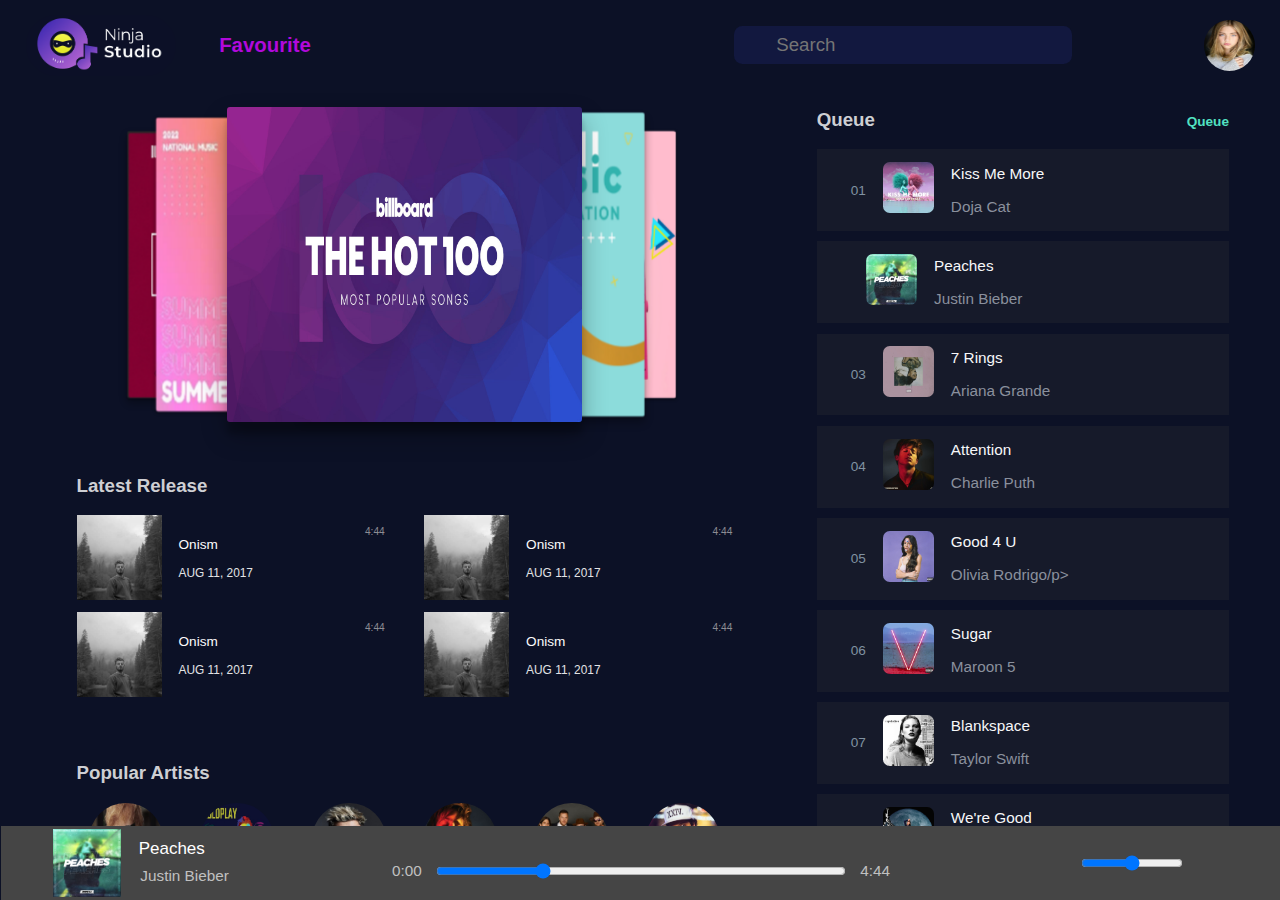
<file: index.html>
<!-- The Following code is written by Anurag Ranjan (https://github.com/xyrocodes) -->

<!DOCTYPE html>
<html>

<head>
    <title>Music Player</title>
    <meta content="" name="Ninja Studio's Music Player is a modern, classic and easy to use Web Music Player with interactive UI" />
    <meta name="description" content="Ninja Studio's Music Player is a modern, classic and easy to use Web Music Player with interactive UI" />
    <meta name="keywords" content="Ninja, Studio, NinjaStudio, Music, Player" />
	
    <meta property="og:title" content="Ninja Studio - Music Player" />
    <meta property="og:description" content="Ninja Studio's Music Player is a modern, classic and easy to use Web Music Player with interactive UI" />
    <meta property="og:locale" content="en_IN" />
    <meta
      property="og:image"
      content="/logo.png"
    />
	
    <meta name="twitter:title" content="Ninja Studio - Music Player" />
    <meta name="twitter:description" content="Ninja Studio's Music Player is a modern, classic and easy to use Web Music Player with interactive UI" />
    <meta
      name="twitter:image"
      content="/logo.png"
    />

    <meta charset="UTF-8">


    <!-- set viewport meta property -->

    <meta name="viewport" content="Width=device-width, initial-scale=1.0">


    <!-- linking the css file -->

    <link rel="stylesheet" href="assets/css/style.css">


    <!-- imported the font-awesome tag to use their icons -->
    
    <link rel="stylesheet" href="https://use.fontawesome.com/releases/v5.15.3/css/all.css" integrity="sha384-SZXxX4whJ79/gErwcOYf+zWLeJdY/qpuqC4cAa9rOGUstPomtqpuNWT9wdPEn2fk" crossorigin="anonymous">
</head>


<body>
    <div class="main-container">
        <header class="header">
            <div class="logo">
                <img src="logo.png" />
                <p class="fav"><a class="fav-link" href="index2.html" target="_blank">Favourite</a></p>
            </div>
            <div class="searchbox-container">
                <div class="search-box">
                    <i class="fas fa-search"></i>
                    <input type="text" placeholder="Search" />
                    <i class="fas fa-microphone"></i>
                </div>
                <i class="fas bell fa-bell"></i>
                <img class="profile-photo" src="assets/images/profilepic.jpg" />
            </div>
        </header>

        <div class="for-responsiveness">
            <main>
                <div class="carousel">
                <div id="slider">
                    <input type="radio" name="slider" id="s1" checked>
                    <input type="radio" name="slider" id="s2">
                    <input type="radio" name="slider" id="s3">
                    <input type="radio" name="slider" id="s4">
                    <input type="radio" name="slider" id="s5">
            
                    <label for="s1" id="slide1"><img src="assets/carousel/img1.jpg" alt=""></label>
                    <label for="s2" id="slide2"><img src="assets/carousel/img2.jpg" alt=""></label>
                    <label for="s3" id="slide3"><img src="assets/carousel/img3.jpg" alt=""></label>
                    <label for="s4" id="slide4"><img src="assets/carousel/img4.webp" alt=""></label>
                    <label for="s5" id="slide5"><img src="assets/carousel/img5.png" alt=""></label>
                </div>
            </div>

                <div id="queue-1" class="queue-container">
                    <div class="queue-header">
                        <p>Queue</p>
                        <div class="queue-btn-container">

                            <!-- here label is acting as a button for dropdown effect -->
                            <label for="mycheckbox">Queue <span><i class="fas fa-angle-down"></i></span></label>
                            <input type="checkbox" id="mycheckbox">
                            <div class="queue-btn-dropdown">
                                <a href="">Playlists</a>
                                <hr>
                                <a href="">Favourite Songs</a>
                            </div>
                        </div>
                    </div>

                    <div class="queue-elements-container">
                        <div class="queue-element">
                            <div class="song-image-container">
                                <p class="queue-number">01</p>
                                <div class="image-container">
                                    <img class="queue-song-img" src="assets/queue/kissmemore.jpg" />
                                    <i class="fas play-btn fa-play"></i>
                                </div>
                                <div class="song-and-artist-container">
                                    <p class="queue-song-name">Kiss Me More</p>
                                    <p class="queue-artist-name">Doja Cat</p>
                                </div>
                            </div>

                            <span class="nav-link">
                                <button><i class="far wishlist-icon fa-heart"></i></button>
                            </span>
                        </div>
                        <div class="queue-element">
                            <div class="song-image-container">
                                <i class="fas currently-on-song fa-stream"></i>

                                
                                <!-- <img src="assets/css/Free_Download_Cool_Audio_Reacting_Spectrum_After_Effects_CC.mp4"> -->

                                <div class="image-container">

                                    <img class="queue-song-img" src="assets/queue/peaches.jpg" />
                                
                                    <i class="fas play-btn fa-play"></i>
                                </div>
                                <div class="song-and-artist-container">
                                    <p class="queue-song-name">Peaches</p>
                                    <p class="queue-artist-name">Justin Bieber</p>
                                </div>
                            </div>

                            <span class="nav-link">
                                <button><i class="far wishlist-icon fa-heart"></i></button>
                            </span>
                        </div>
                        <div class="queue-element">
                            <div class="song-image-container">
                                <p class="queue-number">03</p>
                                <div class="image-container">
                                    <img class="queue-song-img" src="assets/queue/7rings.jpg" />
                                    <i class="fas play-btn fa-play"></i>
                                </div>
                                <div class="song-and-artist-container">
                                    <p class="queue-song-name">7 Rings</p>
                                    <p class="queue-artist-name">Ariana Grande</p>
                                </div>
                            </div>

                            <span class="nav-link">
                                <button><i class="far wishlist-icon fa-heart"></i></button>
                            </span>
                        </div>
                        <div class="queue-element">
                            <div class="song-image-container">
                                <p class="queue-number">04</p>
                                <div class="image-container">
                                    <img class="queue-song-img" src="assets/queue/attention.jpg" />
                                    <i class="fas play-btn fa-play"></i>
                                </div>
                                <div class="song-and-artist-container">
                                    <p class="queue-song-name">Attention</p>
                                    <p class="queue-artist-name">Charlie Puth</p>
                                </div>
                            </div>

                            <span class="nav-link">
                                <button><i class="far wishlist-icon fa-heart"></i></button>
                            </span>
                        </div>
                        <div class="queue-element">
                            <div class="song-image-container">
                                <p class="queue-number">05</p>
                                <div class="image-container">
                                    <img class="queue-song-img" src="assets/queue/good4u.jpg" />
                                    <i class="fas play-btn fa-play"></i>
                                </div>
                                <div class="song-and-artist-container">
                                    <p class="queue-song-name">Good 4 U</p>
                                    <p class="queue-artist-name">Olivia Rodrigo/p>
                                </div>
                            </div>

                            <span class="nav-link">
                                <button><i class="far wishlist-icon fa-heart"></i></button>
                            </span>
                        </div>
                        <div class="queue-element">
                            <div class="song-image-container">
                                <p class="queue-number">06</p>
                                <div class="image-container">
                                    <img class="queue-song-img" src="assets/queue/sugar.jpg" />
                                    <i class="fas play-btn fa-play"></i>
                                </div>
                                <div class="song-and-artist-container">
                                    <p class="queue-song-name">Sugar</p>
                                    <p class="queue-artist-name">Maroon 5</p>
                                </div>
                            </div>

                            <span class="nav-link">
                                <button><i class="far wishlist-icon fa-heart"></i></button>
                            </span>
                        </div>
                        <div class="queue-element">
                            <div class="song-image-container">
                                <p class="queue-number">07</p>
                                <div class="image-container">
                                    <img class="queue-song-img" src="assets/queue/taylorswift.jpg" />
                                    <i class="fas play-btn fa-play"></i>
                                </div>
                                <div class="song-and-artist-container">
                                    <p class="queue-song-name">Blankspace</p>
                                    <p class="queue-artist-name">Taylor Swift</p>
                                </div>
                            </div>

                            <span class="nav-link">
                                <button><i class="far wishlist-icon fa-heart"></i></button>
                            </span>
                        </div>
                        <div class="queue-element">
                            <div class="song-image-container">
                                <p class="queue-number">08</p>
                                <div class="image-container">
                                    <img class="queue-song-img" src="assets/queue/we'regood.jpg" />
                                    <i class="fas play-btn fa-play"></i>
                                </div>
                                <div class="song-and-artist-container">
                                    <p class="queue-song-name">We're Good</p>
                                    <p class="queue-artist-name">Dua Lipa</p>
                                </div>
                            </div>

                            <span class="nav-link">
                                <button><i class="far wishlist-icon fa-heart"></i></button>
                            </span>
                        </div>
                        <div class="queue-element">
                            <div class="song-image-container">
                                <p class="queue-number">09</p>
                                <div class="image-container">
                                    <img class="queue-song-img" src="assets/queue/shapeofyou.jpg" />
                                    <i class="fas play-btn fa-play"></i>
                                </div>
                                <div class="song-and-artist-container">
                                    <p class="queue-song-name">Shape Of You</p>
                                    <p class="queue-artist-name">Ed Sheeran</p>
                                </div>
                            </div>

                            <span class="nav-link">
                                <button><i class="far wishlist-icon fa-heart"></i></button>
                            </span>
                        </div>
                        <div class="queue-element">
                            <div class="song-image-container">
                                <p class="queue-number">10</p>
                                <div class="image-container">
                                    <img class="queue-song-img" src="assets/queue/cheapthrills.jpg" />
                                    <i class="fas play-btn fa-play"></i>
                                </div>
                                <div class="song-and-artist-container">
                                    <p class="queue-song-name">Cheap Thrills</p>
                                    <p class="queue-artist-name">Sia</p>
                                </div>
                            </div>

                            <span class="nav-link">
                                <button><i class="far wishlist-icon fa-heart"></i></button>
                            </span>
                        </div>
                        <div class="queue-element">
                            <div class="song-image-container">
                                <p class="queue-number">11</p>
                                <div class="image-container">
                                    <img class="queue-song-img" src="assets/queue/roar.jpg" />
                                    <i class="fas play-btn fa-play"></i>
                                </div>
                                <div class="song-and-artist-container">
                                    <p class="queue-song-name">Roar</p>
                                    <p class="queue-artist-name">Katy Perry</p>
                                </div>
                            </div>

                            <span class="nav-link">
                                <button><i class="far wishlist-icon fa-heart"></i></button>
                            </span>
                        </div>
                        <div class="queue-element">
                            <div class="song-image-container">
                                <p class="queue-number">12</p>
                                <div class="image-container">
                                    <img class="queue-song-img" src="assets/queue/starboy.jpg" />
                                    <i class="fas play-btn fa-play"></i>
                                </div>
                                <div class="song-and-artist-container">
                                    <p class="queue-song-name">Starboy</p>
                                    <p class="queue-artist-name">The Weeknd</p>
                                </div>
                            </div>

                            <span class="nav-link">
                                <button><i class="far wishlist-icon fa-heart"></i></button>
                            </span>
                        </div>
                    </div>
                </div>

                <div class="latest-release-container">
                    <div class="latest-release-header">
                        <p>Latest Release</p>
                    </div>
                    <div class="latest-release-cards-container">
                        <div class="latest-release-card">
                            <div class="song-name-and-img-container">
                                <div class="latest-release-img-container">
                                    <label for="play-btn-checkbox1"><i class="fas latest-release-play-btn fa-play play-1"></i><i class="latest-release-pause-btn fas fa-pause pause-1"></i></label>
                                </div>
                                <div>
                                    <p class="song-name">Onism</p>
                                    <p class="date">AUG 11, 2017</p>
                                </div>
                            </div>

                            <div class="latest-release-dropdown-container">
                                <label for="latest-release-checkbox1"><i class="fas more-details fa-ellipsis-h"></i></label>
                                <input type="checkbox" id="latest-release-checkbox1">
                                <div class="latest-release-dropdown">

                                    <div class="links-container">
                                        <i class="fas fa-play"></i>
                                        <a href="">Play Now</a>
                                    </div>

                                    <hr>

                                    <div class="links-container">
                                        <i class="fas fa-plus"></i>
                                        <a href="">Add To Queue</a>
                                    </div>

                                    <hr>

                                    <div class="links-container">
                                        <i class="fas fa-bars"></i>
                                        <a href="">Add To Favourites</a>
                                    </div>

                                    <hr>

                                    <div class="links-container">
                                        <i class="fas fa-exclamation-circle"></i>
                                        <a href=""><span></span>Get Info</a>
                                    </div>

                                </div>
                                <p class="time">4:44</p>
                            </div>

                        </div>
                        <div class="latest-release-card">
                            <div class="song-name-and-img-container">
                                <div class="latest-release-img-container">
                                    <label for="play-btn-checkbox2"><i class="fas latest-release-play-btn fa-play play-2"></i><i class="latest-release-pause-btn fas fa-pause pause-2"></i></label>
                                </div>
                                <div>
                                    <p class="song-name">Onism</p>
                                    <p class="date">AUG 11, 2017</p>
                                </div>
                            </div>

                            <div class="latest-release-dropdown-container">
                                <label for="latest-release-checkbox2"><i class="fas more-details fa-ellipsis-h"></i></label>
                                <input type="checkbox" id="latest-release-checkbox2">
                                <div class="latest-release-dropdown">

                                    <div class="links-container">
                                        <i class="fas fa-play"></i>
                                        <a href="">Play Now</a>
                                    </div>

                                    <hr>

                                    <div class="links-container">
                                        <i class="fas fa-plus"></i>
                                        <a href="">Add To Queue</a>
                                    </div>

                                    <hr>

                                    <div class="links-container">
                                        <i class="fas fa-bars"></i>
                                        <a href="">Add To Favourites</a>
                                    </div>

                                    <hr>

                                    <div class="links-container">
                                        <i class="fas fa-exclamation-circle"></i>
                                        <a href=""><span></span>Get Info</a>
                                    </div>

                                </div>
                                <p class="time">4:44</p>
                            </div>

                        </div>
                    </div>
                    <div class="latest-release-cards-container">
                        <div class="latest-release-card">
                            <div class="song-name-and-img-container">
                                <div class="latest-release-img-container">
                                    <label for="play-btn-checkbox3"><i class="fas latest-release-play-btn fa-play play-3"></i><i class="latest-release-pause-btn fas fa-pause pause-3"></i></label>
                                </div>
                                <div>
                                    <p class="song-name">Onism</p>
                                    <p class="date">AUG 11, 2017</p>
                                </div>
                            </div>

                            <div class="latest-release-dropdown-container">
                                <label for="latest-release-checkbox3"><i class="fas more-details fa-ellipsis-h"></i></label>
                                <input type="checkbox" id="latest-release-checkbox3">
                                <div class="latest-release-dropdown">

                                    <div class="links-container">
                                        <i class="fas fa-play"></i>
                                        <a href="">Play Now</a>
                                    </div>

                                    <hr>

                                    <div class="links-container">
                                        <i class="fas fa-plus"></i>
                                        <a href="">Add To Queue</a>
                                    </div>

                                    <hr>

                                    <div class="links-container">
                                        <i class="fas fa-bars"></i>
                                        <a href="">Add To Favourites</a>
                                    </div>

                                    <hr>

                                    <div class="links-container">
                                        <i class="fas fa-exclamation-circle"></i>
                                        <a href=""><span></span>Get Info</a>
                                    </div>

                                </div>
                                <p class="time">4:44</p>
                            </div>

                        </div>
                        <div class="latest-release-card">
                            <div class="song-name-and-img-container">
                                <div class="latest-release-img-container">
                                    <label for="play-btn-checkbox4"><i class="fas latest-release-play-btn fa-play play-4"></i><i class="latest-release-pause-btn fas fa-pause pause-4"></i></label>
                                </div>
                                <div>
                                    <p class="song-name">Onism</p>
                                    <p class="date">AUG 11, 2017</p>
                                </div>
                            </div>

                            <div class="latest-release-dropdown-container">
                                <label for="latest-release-checkbox4"><i class="fas more-details fa-ellipsis-h"></i></label>
                                <input type="checkbox" id="latest-release-checkbox4">
                                <div class="latest-release-dropdown">

                                    <div class="links-container">
                                        <i class="fas fa-play"></i>
                                        <a href="">Play Now</a>
                                    </div>

                                    <hr>

                                    <div class="links-container">
                                        <i class="fas fa-plus"></i>
                                        <a href="">Add To Queue</a>
                                    </div>

                                    <hr>

                                    <div class="links-container">
                                        <i class="fas fa-bars"></i>
                                        <a href="">Add To Favourites</a>
                                    </div>

                                    <hr>

                                    <div class="links-container">
                                        <i class="fas fa-exclamation-circle"></i>
                                        <a href=""><span></span>Get Info</a>
                                    </div>

                                </div>
                                <p class="time">4:44</p>
                            </div>

                        </div>
                    </div>
                </div>

                <div class="popular-artists-container">
                    <div class="popular-artists-header">
                        <p>Popular Artists</p>
                    </div>
                    <div class="popular-artists-img-container">
                        <div class="popular-artists-1-container">
                            <div class="popular-artists-img1-container">
                                <div class="popular-artists">
                                    <a href="index2.html"><i class="fas popular-artists-play-btn fa-play"></i></a>
                                </div>
                            </div>

                            <p>Ed Sheeran</p>
                        </div>
                        <div class="popular-artists-1-container">
                            <div class="popular-artists-img1-container">
                                <div class="popular-artists popular-artists-2">
                                    <a href="index2.html"><i class="fas popular-artists-play-btn fa-play"></i></a>
                                </div>
                            </div>

                            <p>ColdPlay</p>
                        </div>
                        <div class="popular-artists-1-container">
                            <div class="popular-artists-img1-container">
                                <div class="popular-artists popular-artists-3">
                                    <a href="index2.html"><i class="fas popular-artists-play-btn fa-play"></i></a>
                                </div>
                            </div>

                            <p>Zayn</p>
                        </div>
                        <div class="popular-artists-1-container">
                            <div class="popular-artists-img1-container">
                                <div class="popular-artists popular-artists-4">
                                    <a href="index2.html"><i class="fas popular-artists-play-btn fa-play"></i></a>
                                </div>
                            </div>

                            <p>Charlie Puth</p>
                        </div>
                        <div class="popular-artists-1-container">
                            <div class="popular-artists-img1-container">
                                <div class="popular-artists popular-artists-5">
                                    <a href="index2.html"><i class="fas popular-artists-play-btn fa-play"></i></a>
                                </div>
                            </div>

                            <p>Imagine Dragon</p>
                        </div>
                        <div class="popular-artists-1-container">
                            <div class="popular-artists-img1-container">
                                <div class="popular-artists popular-artists-6">
                                    <a href="index2.html"><i class="fas popular-artists-play-btn fa-play"></i></a>
                                </div>
                            </div>

                            <p>Bruno Mars</p>
                        </div>
                    </div>
                </div>

                <div class="stations-container">
                    <div class="stations-logo-container">
                        <div class="stations-logo-img-container">

                        </div>
                    </div>

                    <div class="stations-img-container">
                        <div class="stations-img">
                            <!-- <div class="station-1"> -->
                            <div class="img-1">

                            </div>
                            <!-- <p>Love</p>
                  </div> -->
                        </div>
                        <p class="stations-para">Love</p>
                    </div>

                    <div class="stations-img-container">
                        <div class="stations-img">
                            <!-- <div class="station-1"> -->
                            <div class="img-1 img-2">

                            </div>
                            <!-- <p>Love</p>
                  </div> -->
                        </div>
                        <p class="stations-para">Retro</p>
                    </div>

                    <div class="stations-img-container">
                        <div class="stations-img">
                            <!-- <div class="station-1"> -->
                            <div class="img-1 img-3">

                            </div>
                            <!-- <p>Love</p>
              </div> -->
                        </div>
                        <p class="stations-para">Chill</p>
                    </div>

                    <div class="stations-img-container">
                        <div class="stations-img">
                            <!-- <div class="station-1"> -->
                            <div class="img-1 img-4">

                            </div>
                            <!-- <p>Love</p>
              </div> -->
                        </div>
                        <p class="stations-para">Workout</p>
                    </div>

                    <div class="stations-img-container">
                        <div class="stations-img">
                            <!-- <div class="station-1"> -->
                            <div class="img-1 img-5">

                            </div>
                            <!-- <p>Love</p> -->
                            <!-- </div> -->
                        </div>
                        <p class="stations-para">Rock</p>
                    </div>

                    <div class="stations-img-container">
                        <div class="stations-img">
                            <!-- <div class="station-1"> -->
                            <div class="img-1 img-6">

                            </div>
                            <!-- <p>Love</p>
              </div> -->
                        </div>
                        <p class="stations-para">Pop</p>
                    </div>
                </div>

                <div class="genre-container">
                    <div class="genre-img-container">
                        <p>Party</p>
                    </div>

                    <div class="genre-img-container genre-img-2">
                        <p>Electronic</p>
                    </div>

                    <div class="genre-img-container genre-img-3">
                        <p>Road Trip</p>
                    </div>
                </div>

                <div class="latest-english-container">
                    <div class="latest-english-header">
                        <p>Latest English</p>
                    </div>

                    <div class="latest-english-content">
                        <div class="latest-english-card-container">
                            <img src="songs/queue-04.jpg" />
                            <p>Onism</p>
                            <p>AUG 11, 2017</p>
                        </div>
                        <div class="latest-english-card-container">
                            <img src="songs/queue-05.jpg" />
                            <p>Onism</p>
                            <p>AUG 11, 2017</p>
                        </div>
                        <div class="latest-english-card-container">
                            <img src="songs/queue-02.jpg" />
                            <p>Onism</p>
                            <p>AUG 11, 2017</p>
                        </div>
                        <div class="latest-english-card-container">
                            <img src="songs/queue-03.png" />
                            <p>Onism</p>
                            <p>AUG 11, 2017</p>
                        </div>
                        <div class="latest-english-card-container">
                            <img src="songs/queue-04.jpg" />
                            <p>Onism</p>
                            <p>AUG 11, 2017</p>
                        </div>
                        <div class="latest-english-card-container">
                            <img src="songs/queue-03.png" />
                            <p>Onism</p>
                            <p>AUG 11, 2017</p>
                        </div>
                    </div>
                </div>
                <!-- Latest English Container -->
                <div class="latest-english-container">
                    <div class="latest-english-header">
                        <p>Latest Hindi</p>
                    </div>

                    <div class="latest-english-content">
                        <div class="latest-english-card-container">
                            <img src="songs/queue-04.jpg" />
                            <p>Onism</p>
                            <p>AUG 11, 2017</p>
                        </div>
                        <div class="latest-english-card-container">
                            <img src="songs/queue-05.jpg" />
                            <p>Onism</p>
                            <p>AUG 11, 2017</p>
                        </div>
                        <div class="latest-english-card-container">
                            <img src="songs/queue-02.jpg" />
                            <p>Onism</p>
                            <p>AUG 11, 2017</p>
                        </div>
                        <div class="latest-english-card-container">
                            <img src="songs/queue-03.png" />
                            <p>Onism</p>
                            <p>AUG 11, 2017</p>
                        </div>
                        <div class="latest-english-card-container">
                            <img src="songs/queue-04.jpg" />
                            <p>Onism</p>
                            <p>AUG 11, 2017</p>
                        </div>
                        <div class="latest-english-card-container">
                            <img src="songs/queue-03.png" />
                            <p>Onism</p>
                            <p>AUG 11, 2017</p>
                        </div>
                    </div>
                </div>
            </main>

            <div id="queue-2" class="queue-container">
                <div class="queue-header">
                    <p>Queue</p>
                    <div class="queue-btn-container">

                        <!-- here label is acting as a button for dropdown effect -->
                        <label for="mycheckbox">Queue <span><i class="fas fa-angle-down"></i></span></label>
                        <input type="checkbox" id="mycheckbox">
                        <div class="queue-btn-dropdown">
                            <a href="">Playlists</a>
                            <hr>
                            <a href="">Favourite Songs</a>
                        </div>
                    </div>
                </div>

                <div class="queue-elements-container">
                    <div class="queue-element">
                        <div class="song-image-container">
                            <p class="queue-number">01</p>
                            <div class="image-container">
                                <img class="queue-song-img" src="assets/queue/kissmemore.jpg" />
                                <i class="fas play-btn fa-play"></i>
                            </div>
                            <div class="song-and-artist-container">
                                <p class="queue-song-name">Kiss Me More</p>
                                <p class="queue-artist-name">Doja Cat</p>
                            </div>
                        </div>
                        <span class="nav-link">
                            <button><button><i class="far wishlist-icon fa-heart"></i></button></button>                        
                        </span>
                    </div>
                    <div class="queue-element">
                        <div class="song-image-container">
                            <i class="fas currently-on-song fa-stream"></i>
                            <div class="image-container">
                                
                                <img class="queue-song-img" src="assets/queue/peaches.jpg" />
                                <i class="fas play-btn fa-play"></i>
                            </div>
                            <div class="song-and-artist-container">
                                <p class="queue-song-name">Peaches</p>
                                <p class="queue-artist-name">Justin Bieber</p>
                            </div>
                        </div>
                        <span class="nav-link">
                            <button><i class="far wishlist-icon fa-heart"></i></button>
                        </span>
                    </div>
                    <div class="queue-element">
                        <div class="song-image-container">
                            <p class="queue-number">03</p>
                            <div class="image-container">
                                <img class="queue-song-img" src="assets/queue/7rings.jpg" />
                                <i class="fas play-btn fa-play"></i>
                            </div>
                            <div class="song-and-artist-container">
                                <p class="queue-song-name">7 Rings</p>
                                <p class="queue-artist-name">Ariana Grande</p>
                            </div>
                        </div>
                        <span class="nav-link">
                            <button><i class="far wishlist-icon fa-heart"></i></button>
                        </span>
                    </div>
                    <div class="queue-element">
                        <div class="song-image-container">
                            <p class="queue-number">04</p>
                            <div class="image-container">
                                <img class="queue-song-img" src="assets/queue/attention.jpg" />
                                <i class="fas play-btn fa-play"></i>
                            </div>
                            <div class="song-and-artist-container">
                                <p class="queue-song-name">Attention</p>
                                <p class="queue-artist-name">Charlie Puth</p>
                            </div>
                        </div>
                        <span class="nav-link">
                            <button><i class="far wishlist-icon fa-heart"></i></button>
                        </span>

                    </div>
                    <div class="queue-element">
                        <div class="song-image-container">
                            <p class="queue-number">05</p>
                            <div class="image-container">
                                <img class="queue-song-img" src="assets/queue/good4u.jpg" />
                                <i class="fas play-btn fa-play"></i>
                            </div>
                            <div class="song-and-artist-container">
                                <p class="queue-song-name">Good 4 U</p>
                                <p class="queue-artist-name">Olivia Rodrigo/p>
                            </div>
                        </div>
                        <span class="nav-link">
                            <button><i class="far wishlist-icon fa-heart"></i></button>
                        </span>
                    </div>
                    <div class="queue-element">
                        <div class="song-image-container">
                            <p class="queue-number">06</p>
                            <div class="image-container">
                                <img class="queue-song-img" src="assets/queue/sugar.jpg" />
                                <i class="fas play-btn fa-play"></i>
                            </div>
                            <div class="song-and-artist-container">
                                <p class="queue-song-name">Sugar</p>
                                <p class="queue-artist-name">Maroon 5</p>
                            </div>
                        </div>
                        <span class="nav-link">
                            <button><i class="far wishlist-icon fa-heart"></i></button>
                        </span>
                    </div>
                    <div class="queue-element">
                        <div class="song-image-container">
                            <p class="queue-number">07</p>
                            <div class="image-container">
                                <img class="queue-song-img" src="assets/queue/taylorswift.jpg" />
                                <i class="fas play-btn fa-play"></i>
                            </div>
                            <div class="song-and-artist-container">
                                <p class="queue-song-name">Blankspace</p>
                                <p class="queue-artist-name">Taylor Swift</p>
                            </div>
                        </div>
                        <span class="nav-link">
                            <button><i class="far wishlist-icon fa-heart"></i></button>
                        </span>
                    </div>
                    <div class="queue-element">
                        <div class="song-image-container">
                            <p class="queue-number">08</p>
                            <div class="image-container">
                                <img class="queue-song-img" src="assets/queue/we'regood.jpg" />
                                <i class="fas play-btn fa-play"></i>
                            </div>
                            <div class="song-and-artist-container">
                                <p class="queue-song-name">We're Good</p>
                                <p class="queue-artist-name">Dua Lipa</p>
                            </div>
                        </div>
                        <span class="nav-link">
                            <button><i class="far wishlist-icon fa-heart"></i></button>
                        </span>
                    </div>
                    <div class="queue-element">
                        <div class="song-image-container">
                            <p class="queue-number">09</p>
                            <div class="image-container">
                                <img class="queue-song-img" src="assets/queue/shapeofyou.jpg" />
                                <i class="fas play-btn fa-play"></i>
                            </div>
                            <div class="song-and-artist-container">
                                <p class="queue-song-name">Shape Of You</p>
                                <p class="queue-artist-name">Ed Sheeran</p>
                            </div>
                        </div>
                        <span class="nav-link">
                            <button><i class="far wishlist-icon fa-heart"></i></button>
                        </span>
                    </div>
                    <div class="queue-element">
                        <div class="song-image-container">
                            <p class="queue-number">10</p>
                            <div class="image-container">
                                <img class="queue-song-img" src="assets/queue/cheapthrills.jpg" />
                                <i class="fas play-btn fa-play"></i>
                            </div>
                            <div class="song-and-artist-container">
                                <p class="queue-song-name">Cheap Thrills</p>
                                <p class="queue-artist-name">Sia</p>
                            </div>
                        </div>
                        <span class="nav-link">
                            <button><i class="far wishlist-icon fa-heart"></i></button>
                        </span>
                    </div>
                    <div class="queue-element">
                        <div class="song-image-container">
                            <p class="queue-number">11</p>
                            <div class="image-container">
                                <img class="queue-song-img" src="assets/queue/roar.jpg" />
                                <i class="fas play-btn fa-play"></i>
                            </div>
                            <div class="song-and-artist-container">
                                <p class="queue-song-name">Roar</p>
                                <p class="queue-artist-name">Katy Perry</p>
                            </div>
                        </div>
                        <span class="nav-link">
                            <button><i class="far wishlist-icon fa-heart"></i></button>
                        </span>
                    </div>
                    <div class="queue-element">
                        <div class="song-image-container">
                            <p class="queue-number">12</p>
                            <div class="image-container">
                                <img class="queue-song-img" src="assets/queue/starboy.jpg" />
                                <i class="fas play-btn fa-play"></i>
                            </div>
                            <div class="song-and-artist-container">
                                <p class="queue-song-name">Starboy</p>
                                <p class="queue-artist-name">The Weeknd</p>
                            </div>
                        </div>
                        <span class="nav-link">
                            <button><i class="far wishlist-icon fa-heart"></i></button>
                        </span>
                    </div>
                </div>
            </div>
        <footer class="footer">
            <!-- Song Thumnail, Title, Singer -->
            <div id="footer-song-info">
                <div id="footer-song-image"></div>
                <div id="footer-song-name">
                    <span style="color:white">Peaches</span>
                    <span class="subtitle">Justin Bieber</span>
                </div>
                <div>
                    <span class="nav-link">
	                    <i class="far fa-heart subtitle"></i>
	                </span>
                    <span class="nav-link">
	                    <i class="fas fa-ban subtitle"></i>
	                </span>
                </div>
            </div>

            <!-- Contains Player Controls: Play, Pause, Next, Previous, Shuffle and Repeat with Slider -->
            <div id="player">

                <div id="player-control">
                    <div><i class="fas fa-random" style="color:white;"></i></div>
                    <div><i class="fas fa-step-backward" style="color:white;"></i></div>
                    <div><i class="far fa-pause-circle" style="font-size: 2rem; color:white;"></i></div>
                    <div><i class="fas fa-step-forward" style="color:white;"></i></div>
                    <div><i class="fas fa-redo" style="color:white;"></i></div>
                </div>

                <div id="player-slider-container">
                    <div class="subtitle">
                        0:00
                    </div>

                    <input type="range" min="0" max="100" value="25">

                    <div class="subtitle">
                        4:44
                    </div>
                </div>
            </div>

            <!-- Volume buttom, Expand button -->
            <div class="player-extras">
                <div>
                    <i class="fas fa-list-ul" style="color:white;"></i>
                </div>
                <div>
                    <i class="fas fa-laptop" style="color:white;"></i>
                </div>

                <div class="volume-container" style="color:white;">
                    <span><i class="fas fa-volume-up"></i></span>
                    <input type="range" min="0" max="100" value="50" class="slider" id="volume-slider">
                </div>
                <div><i class="fas fa-expand" style="color:white;"></i></div>
            </div>

        </footer>
    </div>
</body>

</html>
</file>
<file: assets/css/style.css>
/* The Following code is written by Anurag Ranjan (https://github.com/xyrocodes) */
/* set size of root element */

html {
    font-size: 7px;
}


/* set border-box style for all elements of webpage */

* {
    box-sizing: border-box;
    font-family: Arial, Helvetica, sans-serif;
}


/* set margin of body element as 0 (because there is some margin by default) */

body {
    margin: 0;
}

.main-container {
    height: 100vh;
    background-color: #0C1126;
    overflow-y: auto;
}


/* header */

.header {
    height: 10vh;
    padding: 1.5rem;
    display: flex;
    justify-content: space-between;
    align-items: center;
}

.logo {
    display: flex;
    justify-content: flex-start;
    align-items: center;
    width: 18%;
}

.logo img {
    width: auto;
    height: 61px;
    border-radius: 2.5rem;
    margin-right: 0.8rem;
    max-height: 6rem;
    max-width: 18rem;
}

.fav {
    color: #CECFD3;
    font-size: 1.2rem;
    font-weight: 600;
    margin-left: 30px;
}

@media screen and (min-width: 360px) and (max-width: 890px) {
    .fav {
        font-size: 1.5rem;
        font-weight: 600;
        margin-left: 3px;
    }
}

.fav-link {
    text-decoration: none; 
    color: rgb(177, 9, 219);
}


.fav-link:active {
    color: rgb(255, 0, 0);
}


.searchbox-container {
    display: flex;
    justify-content: flex-end;
    align-items: center;
    width: 55%;
}

.search-box {
    padding: 0.5rem;
    padding-left: 0.5rem;
    padding-right: 0.5rem;
    background-color: #12183F;
    border-radius: 0.5rem;
    display: flex;
    align-items: center;
    justify-content: space-between;
    width: 50%;
    margin-right: 4rem;
}

.search-box input {
    font-size: 1.1rem;
    padding: 0.6rem;
    padding-left: 0.1rem;
    background-color: transparent;
    width: 80%;
    height: 0.7rem;
    border: 0;
    margin-left: 0.3rem;
    margin-right: 0.3rem;
    color: white;
}

.search-box input:focus {
    outline: none;
}

.search-box i {
    color: white;
    /* font-size: 2rem; */
}

.profile-photo {
    width: 3rem;
    height: 3rem;
    border-radius: 1.5rem;
    margin-left: 0.8rem;
}

.bell {
    color: #E7E7E6;
    margin-right: 50px;
}


/* content */

main {
    display: flex;
    flex-direction: column;
    justify-content: flex-start;
    align-items: center;
    height: 90vh;
    overflow-y: auto;
    padding: 1.5rem;
    padding-top: 1rem;
    padding-bottom: 0rem;
}


.nav-link a{
    padding: 8px 8px 8px 32px;
    text-decoration: none;
    font-size: 13px;
    color: #fff;
    display: block;
    transition: 0.3s;
}
.nav-link .active{
    color:#1dd65f;
}


.nav-text{
    padding-left: 18px;
}

.nav-link button {
    background: none;
    border: 0px;
    padding: 0px;
    font-size: 17px;
    line-height: 1;
    outline: none;
}

.nav-link button:hover {
    cursor: pointer;
}

.nav-link button:focus i {
    color:#1dd65f;
    -webkit-animation: nextarrow 1s infinite;
    -moz-animation: nextarrow 1s infinite;
    -o-animation: nextarrow 1s infinite;
    animation: nextarrow 1s infinite;
}

.nav-link:hover a span{
    padding-left: 30px;
    transition: all 0.5s ease;
    color:#1dd65f;
}
.nav-link:hover i{
    color:#1dd65f;
    -webkit-animation: nextarrow 1s infinite;
    -moz-animation: nextarrow 1s infinite;
    -o-animation: nextarrow 1s infinite;
    animation: nextarrow 1s infinite;
}
@keyframes nextarrow {
    0% {
      transform: scale(1, 1);
    }
    50% {
      transform: scale(1.5, 1.5);
    }
    100% {
      transform: scale(1, 1);
    }
}


/* carousel */

.carousel{
        width: 100%;
        justify-content: center;
        align-items: center;
        margin-bottom: 2rem;
        display: flex;
    }
/* css of the 3d carousel */

#slider {
    float: left;
    position: static;
    width: 75%;
    height: 35vh;
    margin: 0px 150px;
    font-family: 'Helvetica Neue', sans-serif;
    perspective: 1400px;
    transform-style: preserve-3d;
    display: flex;
}

#slider label,
#slider label img {
  position: absolute;
  width: 100%;
  height: 100%;
  left: 0;
  top: 0;
  color: white;
  font-size: 70px;
  font-weight: bold;
  border-radius: 3px;
  cursor: pointer;
  display: flex;
  align-items: center;
  justify-content: center;
  transition: transform 400ms ease;
}

@media screen and (max-width: 600) {
    #slider label img {
        width: 100%;
    }
}

@media only screen and (min-device-width : 390px) and (max-device-width : 480px) {
    #slider label img {
        max-width: 100%;
    }
}

input[type=radio] {
    position: relative;
    top: 108%;
    left: 50%;
    width: 18px;
    height: 18px;
    margin: 0 15px 0 0;
    opacity: 0.4;
    transform: translateX(-83px);
    cursor: pointer;
    display: none;
  }
  
  
  input[type=radio]:nth-child(5) {
    margin-right: 0px;
  }
  
  input[type=radio]:checked {
    opacity: 1;
  }
  

  #s1:checked ~ #slide1,
  #s2:checked ~ #slide2,
   #s3:checked ~ #slide3,
    #s4:checked ~ #slide4,
     #s5:checked ~ #slide5 {
   box-shadow: 0 13px 26px rgba(0,0,0, 0.3), 0 12px 6px rgba(0,0,0, 0.2);
   transform: translate3d(0%, 0, 0px);
 }
 
 #s1:checked ~ #slide2,
  #s2:checked ~ #slide3,
   #s3:checked ~ #slide4,
    #s4:checked ~ #slide5,
     #s5:checked ~ #slide1 {
   box-shadow: 0 6px 10px rgba(0,0,0, 0.3), 0 2px 2px rgba(0,0,0, 0.2);
   transform: translate3d(20%, 0, -50px);
 }
 
 #s1:checked ~ #slide3,
  #s2:checked ~ #slide4,
   #s3:checked ~ #slide5,
    #s4:checked ~ #slide1,
     #s5:checked ~ #slide2 {
   box-shadow: 0 1px 4px rgba(0,0,0, 0.4);
   transform: translate3d(40%, 0, -250px);
 }
 
 #s1:checked ~ #slide5,
  #s2:checked ~ #slide1,
   #s3:checked ~ #slide2,
    #s4:checked ~ #slide3,
     #s5:checked ~ #slide4 {
   box-shadow: 0 6px 10px rgba(0,0,0, 0.3), 0 2px 2px rgba(0,0,0, 0.2);
   transform: translate3d(-42%, 0, -250px);
 }
 
 #s1:checked ~ #slide4,
  #s2:checked ~ #slide5,
   #s3:checked ~ #slide1,
    #s4:checked ~ #slide2,
     #s5:checked ~ #slide3 {
   box-shadow: 0 1px 4px rgba(0,0,0, 0.4);
   transform: translate3d(-25%, 0, -100px);
 }
 
/* queue */

.queue-container {
    width: 95%;
    margin-bottom: 2rem;
}

#queue-2 {
    display: none;
}

.queue-header {
    color: #CECFD3;
    font-size: 1.1rem;
    font-weight: 700;
    width: 100%;
    display: flex;
    justify-content: space-between;
    align-items: center;
}


/* implementing the dropdown(on queue button click) via checbox */


/* hide the checkbox */

.queue-header input {
    display: none;
}

.queue-header label {
    font-size: 0.8rem;
    color: #51E2C2;
}

.queue-btn-container {
    position: relative;
}


/* set position of dropdown absolute to the label to appear over other elements , set height 0 and overflow hidden add transition effect */

.queue-btn-dropdown {
    position: absolute;
    height: 0;
    overflow: hidden;
    top: 1.5rem;
    left: -4rem;
    background-color: white;
    text-align: center;
    transition: all 0.2s linear;
}

.queue-btn-dropdown a {
    text-decoration: none;
    font-size: 0.8rem;
    color: black;
}


/* on clicking the label dropdown will appear, make height non zero */

#mycheckbox:checked~div {
    height: 4.7rem;
    padding: 0.3rem;
}

#mycheckbox2:checked~div {
    height: 4.7rem;
    padding: 0.3rem;
}


/* queue elements */

.queue-elements-container {
    width: 100%;
    display: flex;
    flex-direction: column;
    justify-content: flex-start;
    align-items: center;
}

.queue-element {
    margin-bottom: 0.6rem;
    width: 100%;
    background-color: #1e222e98;
    display: flex;
    justify-content: space-between;
    align-items: center;
    padding-left: 2rem;
    padding-right: 2rem;
}

.song-image-container {
    display: flex;
    align-items: center;
    justify-content: flex-start;
}

.queue-number {
    font-size: 0.8rem;
    color: #8092A1;
    margin-right: 1rem;
}

.image-container {
    position: relative;
}

.queue-song-img {
    width: 3rem;
    border-radius: 0.4rem;
    margin-right: 1rem;
}

.queue-song-img~i {
    transition: all 0.2s ease-in-out;
}

.queue-song-img~i:hover {
    opacity: 0.9;
    height: 1rem;
}

.queue-song-img:hover~i {
    opacity: 0.9;
    height: 1rem;
}

.play-btn {
    position: absolute;
    height: 0;
    overflow: hidden;
    color: white;
    top: 1rem;
    left: 1rem;
}

.queue-song-name {
    font-size: 0.9rem;
    color: #F6F7F9;
}

.queue-artist-name {
    font-size: 0.9rem;
    color: #8A909D;
}

.wishlist-icon {
    color: #92A6B3;
}

.currently-on-song {
    color: #21B6D9;
    transform: rotate(-90deg);
    margin-right: 0.9rem;
}


/* latest-release */

.latest-release-container {
    width: 100%;
    margin-bottom: 2rem;
    display: flex;
    flex-direction: column;
    justify-content: flex-start;
}

.latest-release-header {
    width: 100%;
}

.latest-release-header p {
    color: #CECFD3;
    font-size: 1.1rem;
    font-weight: 700;
}

.latest-release-cards-container {
    width: 100%;
    display: flex;
    justify-content: space-between;
    align-items: center;
    margin-bottom: 0.7rem;
}

.latest-release-card {
    display: flex;
    align-items: flex-start;
    justify-content: space-between;
    width: 47%;
}

.song-name-and-img-container {
    display: flex;
    justify-content: flex-start;
    align-items: center;
}

.latest-release-img-container {
    background-image: url(../../songs/latest-release-onism.jpg);
    background-size: cover;
    height: 5rem;
    width: 5rem;
    margin-right: 1rem;
    position: relative;
}

.latest-release-play-btn {
    position: absolute;
    height: 0;
    overflow: hidden;
    color: white;
    top: 2rem;
    left: 2rem;
}

.latest-release-pause-btn {
    position: absolute;
    height: 0;
    overflow: hidden;
    color: white;
    top: 2rem;
    left: 2rem;
}

.latest-release-img-container:hover .latest-release-play-btn {
    height: 1rem;
}


/* on clicking the play btns , make its height 0 (display none) */

#play-btn-checkbox1:checked~.for-responsiveness>main>.latest-release-container div:nth-child(even) div:first-child>.song-name-and-img-container>.latest-release-img-container>label>i.play-1,
#play-btn-checkbox2:checked~.for-responsiveness>main>.latest-release-container div:nth-child(even) div:last-child>.song-name-and-img-container>.latest-release-img-container>label>i.play-2,
#play-btn-checkbox3:checked~.for-responsiveness>main>.latest-release-container div:last-child div:first-child>.song-name-and-img-container>.latest-release-img-container>label>i.play-3,
#play-btn-checkbox4:checked~.for-responsiveness>main>.latest-release-container div:last-child div:last-child>.song-name-and-img-container>.latest-release-img-container>label>i.play-4 {
    height: 0;
    overflow: hidden;
}


/* on clicking the play btns, make the height of pause btn non zero */

#play-btn-checkbox1:checked~.for-responsiveness>main>.latest-release-container div:nth-child(even) div:first-child>.song-name-and-img-container>.latest-release-img-container>label>i.pause-1,
#play-btn-checkbox2:checked~.for-responsiveness>main>.latest-release-container div:nth-child(even) div:last-child>.song-name-and-img-container>.latest-release-img-container>label>i.pause-2,
#play-btn-checkbox3:checked~.for-responsiveness>main>.latest-release-container div:last-child div:first-child>.song-name-and-img-container>.latest-release-img-container>label>i.pause-3,
#play-btn-checkbox4:checked~.for-responsiveness>main>.latest-release-container div:last-child div:last-child>.song-name-and-img-container>.latest-release-img-container>label>i.pause-4 {
    height: 1rem;
}


/* on clicking the play btns , make its height 0 (display none) */

.song-name {
    color: #FCFCFD;
    font-size: 0.8rem;
}

.date {
    color: #E2E3E5;
    font-size: 0.7rem;
}

.more-details {
    color: #93A9B2;
    font-size: 0.8rem;
}

.time {
    color: #8D8C93;
    font-size: 0.6rem;
}

.latest-release-dropdown-container {
    position: relative;
}

.latest-release-dropdown {
    position: absolute;
    z-index: 2;
    height: 0;
    overflow: hidden;
    top: 1rem;
    left: -6.9rem;
    background-color: white;
    text-align: center;
    transition: all 0.2s linear;
}

.latest-release-dropdown a {
    text-decoration: none;
    font-size: 0.8rem;
    color: black;
}

#latest-release-checkbox1,
#latest-release-checkbox2,
#latest-release-checkbox3,
#latest-release-checkbox4 {
    display: none;
}

#latest-release-checkbox1:checked~div,
#latest-release-checkbox2:checked~div,
#latest-release-checkbox3:checked~div,
#latest-release-checkbox4:checked~div {
    height: 8rem;
    width: 8.7rem;
    padding: 0.3rem;
}

.links-container {
    display: flex;
    justify-content: flex-start;
    align-items: center;
}

.links-container i {
    color: #8D89AD;
    margin-right: 0.7rem;
}


/* popular artists */

.popular-artists-container {
    width: 100%;
    margin-bottom: 2rem;
    display: flex;
    flex-direction: column;
    justify-content: flex-start;
}

.popular-artists-header {
    width: 100%;
}

.popular-artists-header p {
    color: #CECFD3;
    font-size: 1.1rem;
    font-weight: 700;
}

.popular-artists-img-container {
    width: 100%;
    display: flex;
    justify-content: space-between;
    align-items: flex-start;
    margin-bottom: 0.7rem;
}

.popular-artists-1-container {
    display: flex;
    flex-direction: column;
    justify-content: flex-start;
    align-items: center;
    text-align: center;
    width: 15%;
}

.popular-artists-1-container p {
    color: white;
    font-size: 0.8rem;
}

.popular-artists-img1-container {
    width: 75%;
    position: relative;
    overflow: hidden;
}

.popular-artists-img1-container:before {
    content: "";
    display: block;
    padding-top: 100%;
}

.popular-artists {
    position: absolute;
    padding-top: 42%;
    top: 0;
    left: 0;
    right: 0;
    bottom: 0;
    background-image: url(../../songs/ed-sheeran.jpg);
    background-position: center;
    background-size: 100% 100%;
    background-size: cover;
    border-radius: 4rem;
    transition: all 0.2s ease-in-out;
}

.popular-artists-2 {
    background-image: url(../../songs/cold-play.jpg) !important;
}

.popular-artists-3 {
    background-image: url(../../songs/zayn.jpg) !important;
}

.popular-artists-4 {
    background-image: url(../../songs/charlie-puth.jpg) !important;
}

.popular-artists-5 {
    background-image: url(../../songs/imagine-dragon.jpg) !important;
}

.popular-artists-6 {
    background-image: url(../../songs/bruno-mars.jpg) !important;
}

.popular-artists>a {
    position: static;
    height: 0;
    display: none;
    overflow: hidden;
    color: white;
}

.popular-artists:hover>a {
    height: 4rem;
    display: inline;
}

.popular-artists:hover {
    opacity: 0.7;
    color: white;
}


/* stations */

.stations-container {
    width: 100%;
    background-color: #101743;
    display: flex;
    align-items: center;
    justify-content: space-around;
    margin-bottom: 4rem;
}

.stations-logo-container {
    width: 18%;
    position: relative;
    overflow: hidden;
}

.stations-logo-container:before {
    content: "";
    display: block;
    padding-top: 100%;
}

.stations-logo-img-container {
    position: absolute;
    width: 100%;
    top: 0;
    left: 0;
    right: 0;
    bottom: 0;
    background-image: url(../images/stations-img.png);
    background-size: 100% 100%;
    background-repeat: no-repeat;
    background-position: center;
    background-size: contain;
}

.stations-img-container {
    width: 12%;
    position: relative;
}

.stations-img {
    width: 100%;
    overflow: hidden;
    position: relative;
}

.stations-img:before {
    content: "";
    display: block;
    padding-top: 100%;
}

.img-1 {
    filter: blur(1.1px);
    position: absolute;
    top: 0;
    left: 0;
    right: 0;
    bottom: 0;
    background-image: url(../images/love.jpg);
    background-position: center;
    background-size: 100% 100%;
    background-size: cover;
    border-radius: 4rem;
}

.img-2 {
    background-image: url(../images/retro.png) !important;
}

.img-3 {
    background-image: url(../images/chill.jpg) !important;
}

.img-4 {
    background-image: url(../images/workout.jpg) !important;
}

.img-5 {
    background-image: url(../images/rock.jpg) !important;
}

.img-6 {
    background-image: url(../images/pop.jpg) !important;
}

.stations-para {
    font-weight: bold;
    text-align: center;
    position: absolute;
    color: white;
    top: 50%;
    margin-top: -5px;
    left: 0;
    right: 0;
    margin-left: auto;
    margin-right: auto;
    font-size: 0.9rem;
}


/* genre */

.genre-container {
    width: 100%;
    margin-bottom: 2rem;
    display: flex;
    align-items: center;
    justify-content: space-between;
}

.genre-img-container {
    width: 32%;
    height: 9rem;
    background-image: url(../images/party.jpg);
    background-repeat: no-repeat;
    background-position: center;
    background-size: 100% 100%;
    position: relative;
    overflow: hidden;
    display: flex;
    flex-direction: column;
    justify-content: center;
    align-items: center;
    transition: all 0.3s ease-in-out;
}

.genre-img-container:hover {
    background-size: 120% 120%;
}

.genre-img-container p {
    color: #FAFAFB;
    text-align: center;
    font-size: 1.3rem;
    position: absolute;
    left: 0;
    right: 0;
    margin-left: auto;
    margin-right: auto;
}

.genre-img-2 {
    background-image: url("../images/electronic.jpg");
}

.genre-img-3 {
    background-image: url("../images/road-trip.jpg");
}


/* latest-english */

.latest-english-container {
    width: 100%;
    margin-bottom: 2rem;
    display: flex;
    flex-direction: column;
    justify-content: flex-start;
}

.latest-english-header {
    width: 100%;
}

.latest-english-header p {
    color: #CECFD3;
    font-size: 1.1rem;
    font-weight: 700;
}

.latest-english-content {
    width: 100%;
    display: flex;
    justify-content: space-between;
    align-items: flex-start;
    margin-bottom: 0.7rem;
}

.latest-english-card-container {
    width: 14%;
    display: flex;
    flex-direction: column;
    justify-content: flex-start;
    align-items: flex-start;
}

.latest-english-card-container img {
    width: 100%;
}

.latest-english-card-container p {
    color: #FFFEFE;
    font-size: 0.7rem;
}


/* footer (audio player controls)*/

footer {
    position: fixed;
    bottom: 0px;
    width: 100%;
    background-color: #454545;
    display: flex;
    flex-direction: row;
    align-items: center;
    justify-content: space-around;
    z-index: 5;
    padding-top: 0.2rem;
    padding-bottom: 0.2rem;
    height:74px;
    margin-left: -50px;
}

@media screen and (min-width: 360px) and (max-width: 890px) {
    .footer {
        margin-left: -0px;
    }
}

#footer-song-info {
    display: flex;
    flex-direction: row;
    align-items: center;
    height: 100%;
    width: 20%;
}

#footer-song-info>div {
    margin: 1vh;
}

#footer-song-image {
    height: 4rem;
    width: 4rem;
    margin: 1vh;
    background: url("../queue/peaches.jpg") center no-repeat;
    background-size: contain;
}

#footer-song-name {
    height: 6vh;
    display: flex;
    flex-direction: column;
    justify-content: space-around;
}

.subtitle {
    color: #C0C0C0;
    font-size: 0.9rem;
    margin: 0.1rem;
}


/*Player Controls*/


/* Pause, Next, Shuffle &other Icons and Slider Styling*/

#player {
    width: 40%;
    min-width: 200px;
    height: 80%;
    display: flex;
    flex-direction: column;
    justify-content: space-around;
    align-items: center;
}

#player>div {
    display: flex;
    justify-content: space-around;
    align-items: center;
}

#player-control {
    width: 50%;
}

#player-slider-container {
    width: 100%;
}

input[type="range"] {
    width: 80%;
}


/*Player Extras*/

.player-extras {
    display: flex;
    width: 20%;
    min-width: 115px;
    justify-content: space-around;
    align-items: center;
}

.volume-container {
    width: 50%;
    display: flex;
    justify-content: space-around;
    align-items: center;
}

#volume-slider {
    width: 80%;
}


/* hide scrollbar */


/* Hide scrollbar for Chrome, Safari and Opera */

main::-webkit-scrollbar {
    display: none;
}


/* Hide scrollbar for IE, Edge and Firefox */

main {
    -ms-overflow-style: none;
    /* IE and Edge */
    scrollbar-width: none;
    /* Firefox */
}


/* Hide scrollbar for Chrome, Safari and Opera */

#queue-2::-webkit-scrollbar {
    display: none;
}


/* Hide scrollbar for IE, Edge and Firefox */

#queue-2 {
    -ms-overflow-style: none;
    /* IE and Edge */
    scrollbar-width: none;
    /* Firefox */
}


/* media query for extra small devices */

@media (min-width: 365px) {
    html {
        font-size: 9px;
    }
}


/* media query for small devices */

@media (min-width: 576px) {
    html {
        font-size: 11px;
    }
}


/* media query for medium devices */

@media (min-width: 768px) {
    html {
        font-size: 13px;
    }
    .current-song-container {
        flex-direction: row;
    }
    .current-song-container img {
        width: 25%;
        margin-right: 1rem;
        max-height: none;
    }
    .current-song-button-container {
        display: flex;
        flex-direction: row;
    }
    .current-song-more-options-container {
        flex-direction: row;
    }
    .for-responsiveness {
        padding-left: 3rem;
        padding-right: 3rem;
        display: flex;
        justify-content: space-between;
    }
    main {
        width: 60%;
    }
    #queue-1 {
        display: none;
    }
    #queue-2 {
        display: block;
        width: 35%;
        height: 90vh;
        overflow-y: auto;
        margin-bottom: 0;
    }
}


/* media query for large devices */

@media (min-width: 992px) {
    html {
        font-size: 15px;
    }
}


/* media query for extra-large devices */

@media (min-width: 1200px) {
    html {
        font-size: 17px;
    }
}
</file>
